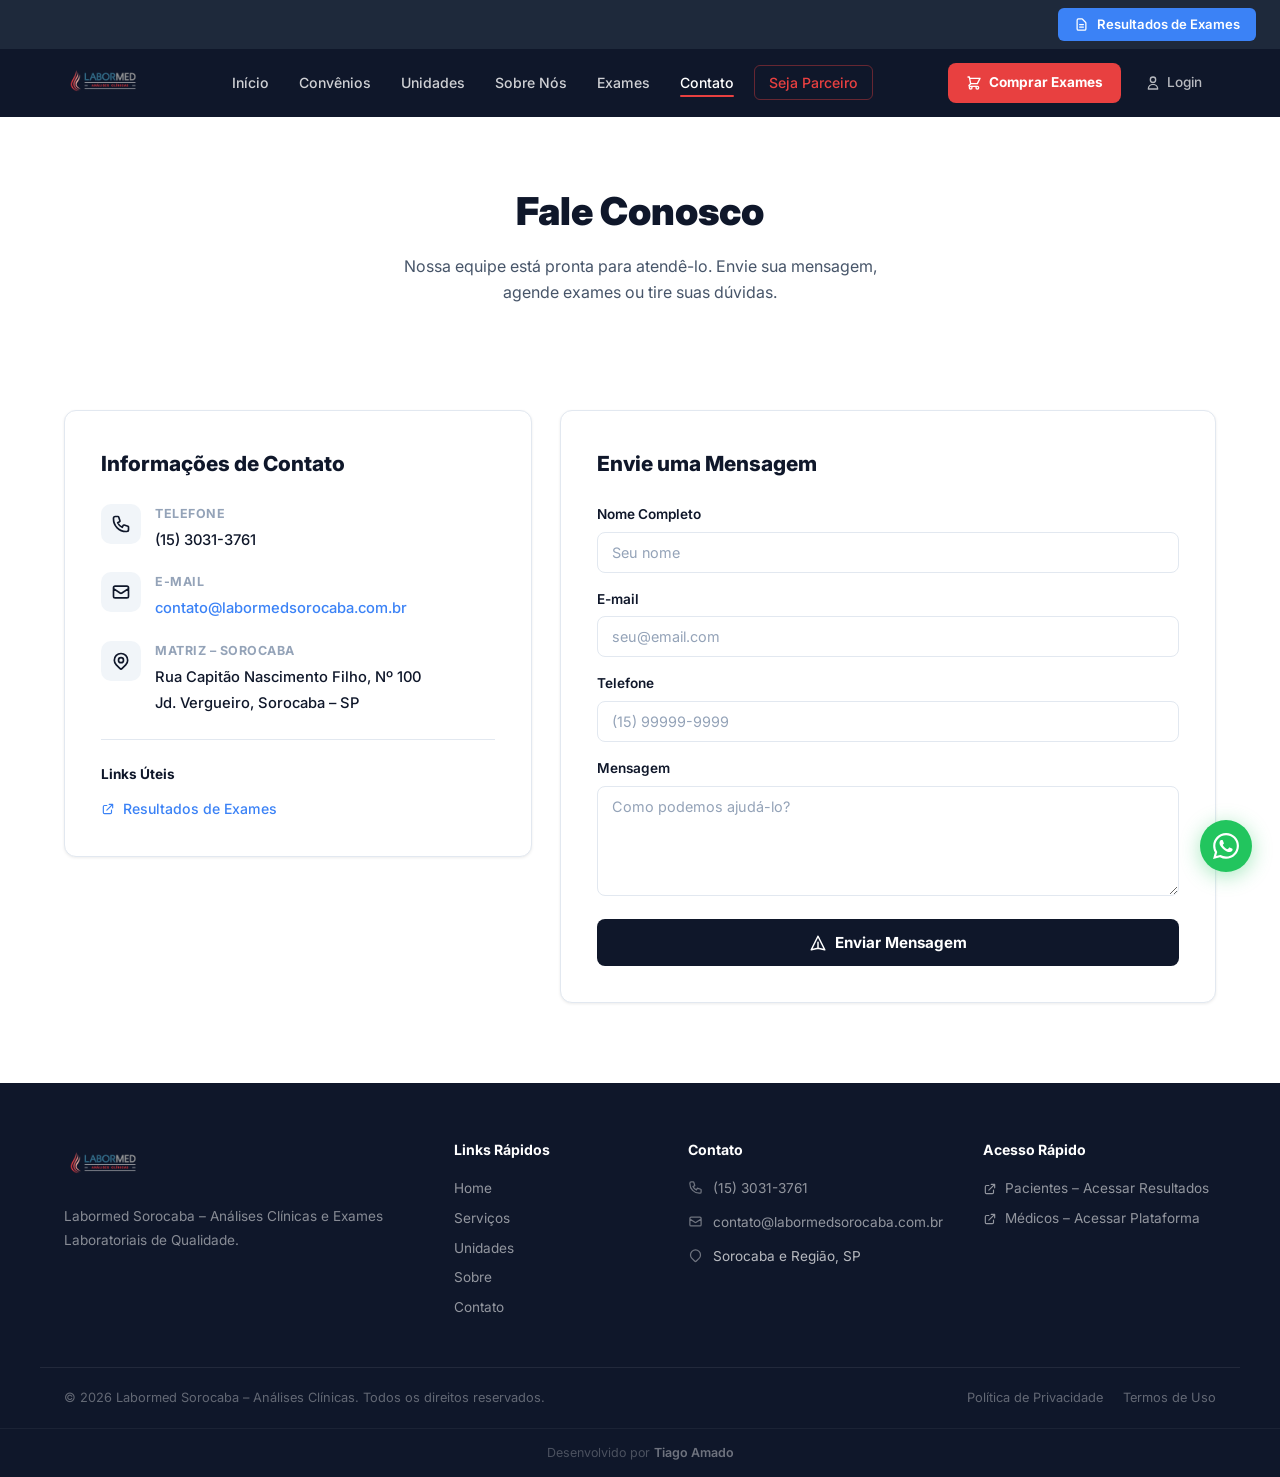
<file: contato.html>
<!DOCTYPE html>
<html lang="pt-BR">
<head>
  <meta charset="UTF-8" /><meta name="viewport" content="width=device-width, initial-scale=1.0" />
  <title>Contato – Labormed Sorocaba</title>
  <link rel="stylesheet" href="css/style.css" />
  <link href="https://fonts.googleapis.com/css2?family=Inter:wght@400;500;600;700;800;900&display=swap" rel="stylesheet" />
</head>
<body>
<div class="results-bar"><a href="resultados.html"><svg width="15" height="15" fill="none" viewBox="0 0 24 24" stroke="currentColor" stroke-width="2"><path stroke-linecap="round" stroke-linejoin="round" d="M9 12h6m-6 4h6m2 5H7a2 2 0 01-2-2V5a2 2 0 012-2h5.586a1 1 0 01.707.293l5.414 5.414a1 1 0 01.293.707V19a2 2 0 01-2 2z"/></svg>Resultados de Exames</a></div>
<header>
  <div class="navbar">
    <a href="index.html" class="logo"><img src="images/logo_labormed_png.png" alt="Labormed Sorocaba" class="logo-img" /></a>
    <nav id="main-nav"><ul><li><a href="index.html">Início</a></li><li><a href="convenios.html">Convênios</a></li><li><a href="index.html#unidades">Unidades</a></li><li><a href="index.html#sobre">Sobre Nós</a></li><li><a href="exames.html">Exames</a></li><li><a href="contato.html" class="active">Contato</a></li><li><a href="parceiros.html" class="nav-parceiro">Seja Parceiro</a></li></ul></nav>
    <div class="nav-actions"><a href="comprar-exames.html" class="btn-comprar"><svg width="16" height="16" fill="none" viewBox="0 0 24 24" stroke="currentColor" stroke-width="2"><path stroke-linecap="round" stroke-linejoin="round" d="M3 3h2l.4 2M7 13h10l4-8H5.4M7 13L5.4 5M7 13l-2.293 2.293c-.63.63-.184 1.707.707 1.707H17m0 0a2 2 0 100 4 2 2 0 000-4zm-8 2a2 2 0 11-4 0 2 2 0 014 0z"/></svg>Comprar Exames</a><a href="medicos-e-clinicas.html" class="btn-login"><svg width="16" height="16" fill="none" viewBox="0 0 24 24" stroke="currentColor" stroke-width="2"><path stroke-linecap="round" stroke-linejoin="round" d="M16 7a4 4 0 11-8 0 4 4 0 018 0zM12 14a7 7 0 00-7 7h14a7 7 0 00-7-7z"/></svg>Login</a></div>
    <button class="menu-toggle"><span></span><span></span><span></span></button>
  </div>
</header>

<div class="page-header">
  <h1>Fale Conosco</h1>
  <p>Nossa equipe está pronta para atendê-lo. Envie sua mensagem, agende exames ou tire suas dúvidas.</p>
</div>

<div class="container">
  <div class="contato-layout">

    <div class="contato-info-card">
      <h3>Informações de Contato</h3>
      <div class="contato-item">
        <div class="contato-item-icon"><svg width="20" height="20" fill="none" viewBox="0 0 24 24" stroke="currentColor" stroke-width="2"><path stroke-linecap="round" stroke-linejoin="round" d="M3 5a2 2 0 012-2h3.28a1 1 0 01.948.684l1.498 4.493a1 1 0 01-.502 1.21l-2.257 1.13a11.042 11.042 0 005.516 5.516l1.13-2.257a1 1 0 011.21-.502l4.493 1.498a1 1 0 01.684.949V19a2 2 0 01-2 2h-1C9.716 21 3 14.284 3 6V5z"/></svg></div>
        <div><span class="contato-item-label">Telefone</span><span class="contato-item-val">(15) 3031-3761</span></div>
      </div>
      <div class="contato-item">
        <div class="contato-item-icon"><svg width="20" height="20" fill="none" viewBox="0 0 24 24" stroke="currentColor" stroke-width="2"><path stroke-linecap="round" stroke-linejoin="round" d="M3 8l7.89 5.26a2 2 0 002.22 0L21 8M5 19h14a2 2 0 002-2V7a2 2 0 00-2-2H5a2 2 0 00-2 2v10a2 2 0 002 2z"/></svg></div>
        <div><span class="contato-item-label">E-mail</span><span class="contato-item-val"><a href="mailto:contato@labormedsorocaba.com.br">contato@labormedsorocaba.com.br</a></span></div>
      </div>
      <div class="contato-item">
        <div class="contato-item-icon"><svg width="20" height="20" fill="none" viewBox="0 0 24 24" stroke="currentColor" stroke-width="2"><path stroke-linecap="round" stroke-linejoin="round" d="M17.657 16.657L13.414 20.9a2 2 0 01-2.827 0l-4.244-4.243a8 8 0 1111.314 0z"/><path stroke-linecap="round" stroke-linejoin="round" d="M15 11a3 3 0 11-6 0 3 3 0 016 0z"/></svg></div>
        <div><span class="contato-item-label">Matriz – Sorocaba</span><span class="contato-item-val">Rua Capitão Nascimento Filho, Nº 100<br>Jd. Vergueiro, Sorocaba – SP</span></div>
      </div>
      <div class="contato-divider"></div>
      <div class="links-uteis">
        <h4>Links Úteis</h4>
        <a class="link-util" href="resultados.html">
          <svg width="14" height="14" fill="none" viewBox="0 0 24 24" stroke="currentColor" stroke-width="2"><path stroke-linecap="round" stroke-linejoin="round" d="M10 6H6a2 2 0 00-2 2v10a2 2 0 002 2h10a2 2 0 002-2v-4M14 4h6m0 0v6m0-6L10 14"/></svg>
          Resultados de Exames
        </a>
      </div>
    </div>

    <div class="contato-form-card">
      <h3>Envie uma Mensagem</h3>
      <form id="contactForm" novalidate>
        <div class="form-group"><label class="form-label">Nome Completo</label><input type="text" class="form-input" placeholder="Seu nome" required /></div>
        <div class="form-group"><label class="form-label">E-mail</label><input type="email" class="form-input" placeholder="seu@email.com" required /></div>
        <div class="form-group"><label class="form-label">Telefone</label><input type="tel" class="form-input" placeholder="(15) 99999-9999" /></div>
        <div class="form-group"><label class="form-label">Mensagem</label><textarea class="form-input" placeholder="Como podemos ajudá-lo?" rows="5" required></textarea></div>
        <button type="submit" class="btn-enviar">
          <svg width="18" height="18" fill="none" viewBox="0 0 24 24" stroke="currentColor" stroke-width="2"><path stroke-linecap="round" stroke-linejoin="round" d="M12 19l9 2-9-18-9 18 9-2zm0 0v-8"/></svg>
          Enviar Mensagem
        </button>
      </form>
    </div>

  </div>
</div>

<footer>
  <div class="footer-grid">
    <div class="footer-brand"><a href="index.html" class="logo"><img src="images/logo_labormed_png.png" alt="Labormed Sorocaba" class="logo-img" /></a><p>Labormed Sorocaba – Análises Clínicas e Exames Laboratoriais de Qualidade.</p></div>
    <div class="footer-col"><h4>Links Rápidos</h4><div class="footer-links"><a href="index.html">Home</a><a href="index.html#sobre">Serviços</a><a href="index.html#unidades">Unidades</a><a href="index.html#sobre">Sobre</a><a href="contato.html">Contato</a></div></div>
    <div class="footer-col"><h4>Contato</h4><div class="footer-contact-item"><svg width="15" height="15" fill="none" viewBox="0 0 24 24" stroke="currentColor" stroke-width="2"><path stroke-linecap="round" stroke-linejoin="round" d="M3 5a2 2 0 012-2h3.28a1 1 0 01.948.684l1.498 4.493a1 1 0 01-.502 1.21l-2.257 1.13a11.042 11.042 0 005.516 5.516l1.13-2.257a1 1 0 011.21-.502l4.493 1.498a1 1 0 01.684.949V19a2 2 0 01-2 2h-1C9.716 21 3 14.284 3 6V5z"/></svg><a href="tel:+551530313761">(15) 3031-3761</a></div><div class="footer-contact-item"><svg width="15" height="15" fill="none" viewBox="0 0 24 24" stroke="currentColor" stroke-width="2"><path stroke-linecap="round" stroke-linejoin="round" d="M3 8l7.89 5.26a2 2 0 002.22 0L21 8M5 19h14a2 2 0 002-2V7a2 2 0 00-2-2H5a2 2 0 00-2 2v10a2 2 0 002 2z"/></svg><a href="mailto:contato@labormedsorocaba.com.br">contato@labormedsorocaba.com.br</a></div><div class="footer-contact-item"><svg width="15" height="15" fill="none" viewBox="0 0 24 24" stroke="currentColor" stroke-width="2"><path stroke-linecap="round" stroke-linejoin="round" d="M17.657 16.657L13.414 20.9a2 2 0 01-2.827 0l-4.244-4.243a8 8 0 1111.314 0z"/></svg><span>Sorocaba e Região, SP</span></div></div>
    <div class="footer-col"><h4>Acesso Rápido</h4><div class="footer-access"><a href="resultados.html"><svg width="14" height="14" fill="none" viewBox="0 0 24 24" stroke="currentColor" stroke-width="2"><path stroke-linecap="round" stroke-linejoin="round" d="M10 6H6a2 2 0 00-2 2v10a2 2 0 002 2h10a2 2 0 002-2v-4M14 4h6m0 0v6m0-6L10 14"/></svg>Pacientes – Acessar Resultados</a><a href="medicos-e-clinicas.html"><svg width="14" height="14" fill="none" viewBox="0 0 24 24" stroke="currentColor" stroke-width="2"><path stroke-linecap="round" stroke-linejoin="round" d="M10 6H6a2 2 0 00-2 2v10a2 2 0 002 2h10a2 2 0 002-2v-4M14 4h6m0 0v6m0-6L10 14"/></svg>Médicos – Acessar Plataforma</a></div></div>
  </div>
  <div class="footer-bottom"><span>© 2026 Labormed Sorocaba – Análises Clínicas. Todos os direitos reservados.</span><div class="footer-bottom-right"><a href="#">Política de Privacidade</a><a href="#">Termos de Uso</a></div></div>
  <div class="footer-dev">Desenvolvido por <a href="#">Tiago Amado</a></div>
</footer>
<a href="https://wa.me/5515930313761" target="_blank" rel="noopener" class="whatsapp-float"><svg width="26" height="26" fill="white" viewBox="0 0 24 24"><path d="M17.472 14.382c-.297-.149-1.758-.867-2.03-.967-.273-.099-.471-.148-.67.15-.197.297-.767.966-.94 1.164-.173.199-.347.223-.644.075-.297-.15-1.255-.463-2.39-1.475-.883-.788-1.48-1.761-1.653-2.059-.173-.297-.018-.458.13-.606.134-.133.298-.347.446-.52.149-.174.198-.298.298-.497.099-.198.05-.371-.025-.52-.075-.149-.669-1.612-.916-2.207-.242-.579-.487-.5-.669-.51-.173-.008-.371-.01-.57-.01-.198 0-.52.074-.792.372-.272.297-1.04 1.016-1.04 2.479 0 1.462 1.065 2.875 1.213 3.074.149.198 2.096 3.2 5.077 4.487.709.306 1.262.489 1.694.625.712.227 1.36.195 1.871.118.571-.085 1.758-.719 2.006-1.413.248-.694.248-1.289.173-1.413-.074-.124-.272-.198-.57-.347m-5.421 7.403h-.004a9.87 9.87 0 01-5.031-1.378l-.361-.214-3.741.982.998-3.648-.235-.374a9.86 9.86 0 01-1.51-5.26c.001-5.45 4.436-9.884 9.888-9.884 2.64 0 5.122 1.03 6.988 2.898a9.825 9.825 0 012.893 6.994c-.003 5.45-4.437 9.884-9.885 9.884m8.413-18.297A11.815 11.815 0 0012.05 0C5.495 0 .16 5.335.157 11.892c0 2.096.547 4.142 1.588 5.945L.057 24l6.305-1.654a11.882 11.882 0 005.683 1.448h.005c6.554 0 11.89-5.335 11.893-11.893a11.821 11.821 0 00-3.48-8.413z"/></svg></a>
<script src="js/main.js"></script>
</body>
</html>
</file>
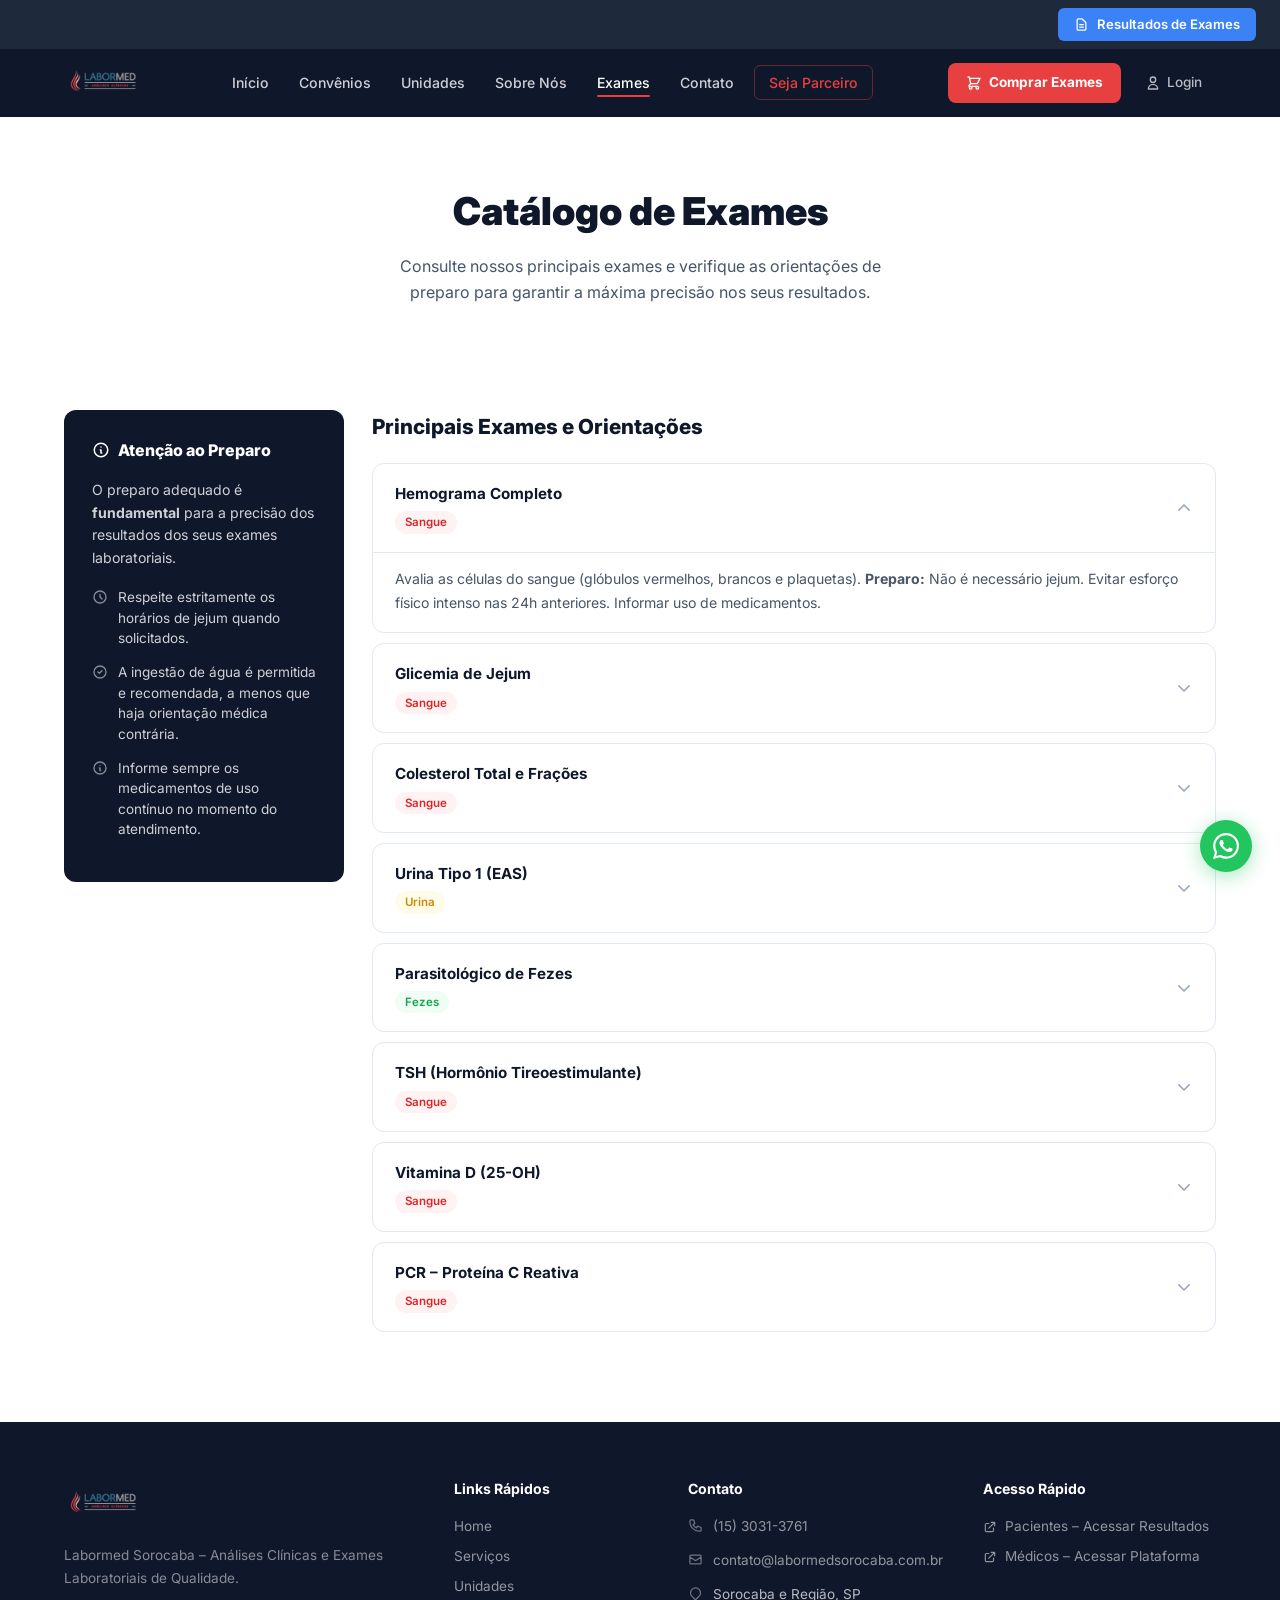
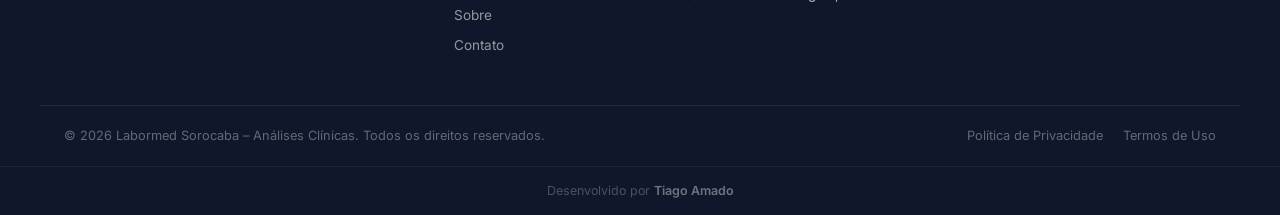
<file: exames.html>
<!DOCTYPE html>
<html lang="pt-BR">
<head>
  <meta charset="UTF-8" /><meta name="viewport" content="width=device-width, initial-scale=1.0" />
  <title>Catálogo de Exames – Labormed Sorocaba</title>
  <link rel="stylesheet" href="css/style.css" />
  <link href="https://fonts.googleapis.com/css2?family=Inter:wght@400;500;600;700;800;900&display=swap" rel="stylesheet" />
</head>
<body>
<div class="results-bar"><a href="resultados.html"><svg width="15" height="15" fill="none" viewBox="0 0 24 24" stroke="currentColor" stroke-width="2"><path stroke-linecap="round" stroke-linejoin="round" d="M9 12h6m-6 4h6m2 5H7a2 2 0 01-2-2V5a2 2 0 012-2h5.586a1 1 0 01.707.293l5.414 5.414a1 1 0 01.293.707V19a2 2 0 01-2 2z"/></svg>Resultados de Exames</a></div>
<header>
  <div class="navbar">
    <a href="index.html" class="logo"><img src="images/logo_labormed_png.png" alt="Labormed Sorocaba" class="logo-img" /></a>
    <nav id="main-nav"><ul><li><a href="index.html">Início</a></li><li><a href="convenios.html">Convênios</a></li><li><a href="index.html#unidades">Unidades</a></li><li><a href="index.html#sobre">Sobre Nós</a></li><li><a href="exames.html" class="active">Exames</a></li><li><a href="contato.html">Contato</a></li><li><a href="parceiros.html" class="nav-parceiro">Seja Parceiro</a></li></ul></nav>
    <div class="nav-actions"><a href="comprar-exames.html" class="btn-comprar"><svg width="16" height="16" fill="none" viewBox="0 0 24 24" stroke="currentColor" stroke-width="2"><path stroke-linecap="round" stroke-linejoin="round" d="M3 3h2l.4 2M7 13h10l4-8H5.4M7 13L5.4 5M7 13l-2.293 2.293c-.63.63-.184 1.707.707 1.707H17m0 0a2 2 0 100 4 2 2 0 000-4zm-8 2a2 2 0 11-4 0 2 2 0 014 0z"/></svg>Comprar Exames</a><a href="medicos-e-clinicas.html" class="btn-login"><svg width="16" height="16" fill="none" viewBox="0 0 24 24" stroke="currentColor" stroke-width="2"><path stroke-linecap="round" stroke-linejoin="round" d="M16 7a4 4 0 11-8 0 4 4 0 018 0zM12 14a7 7 0 00-7 7h14a7 7 0 00-7-7z"/></svg>Login</a></div>
    <button class="menu-toggle"><span></span><span></span><span></span></button>
  </div>
</header>

<div class="page-header">
  <h1>Catálogo de Exames</h1>
  <p>Consulte nossos principais exames e verifique as orientações de preparo para garantir a máxima precisão nos seus resultados.</p>
</div>

<div class="container">
  <div class="exames-layout">

    <div class="exames-atencao">
      <h3>
        <svg width="18" height="18" fill="none" viewBox="0 0 24 24" stroke="currentColor" stroke-width="2"><path stroke-linecap="round" stroke-linejoin="round" d="M13 16h-1v-4h-1m1-4h.01M21 12a9 9 0 11-18 0 9 9 0 0118 0z"/></svg>
        Atenção ao Preparo
      </h3>
      <p style="font-size:0.88rem;color:rgba(255,255,255,0.8);margin-bottom:18px;line-height:1.6;">O preparo adequado é <strong>fundamental</strong> para a precisão dos resultados dos seus exames laboratoriais.</p>
      <div class="atencao-item">
        <svg width="16" height="16" fill="none" viewBox="0 0 24 24" stroke="currentColor" stroke-width="2"><path stroke-linecap="round" stroke-linejoin="round" d="M12 8v4l3 3m6-3a9 9 0 11-18 0 9 9 0 0118 0z"/></svg>
        Respeite estritamente os horários de jejum quando solicitados.
      </div>
      <div class="atencao-item">
        <svg width="16" height="16" fill="none" viewBox="0 0 24 24" stroke="currentColor" stroke-width="2"><path stroke-linecap="round" stroke-linejoin="round" d="M9 12l2 2 4-4m6 2a9 9 0 11-18 0 9 9 0 0118 0z"/></svg>
        A ingestão de água é permitida e recomendada, a menos que haja orientação médica contrária.
      </div>
      <div class="atencao-item">
        <svg width="16" height="16" fill="none" viewBox="0 0 24 24" stroke="currentColor" stroke-width="2"><path stroke-linecap="round" stroke-linejoin="round" d="M13 16h-1v-4h-1m1-4h.01M21 12a9 9 0 11-18 0 9 9 0 0118 0z"/></svg>
        Informe sempre os medicamentos de uso contínuo no momento do atendimento.
      </div>
    </div>

    <div class="exames-list-panel">
      <h2>Principais Exames e Orientações</h2>

      <div class="exame-accordion open">
        <div class="exame-header">
          <div class="exame-header-left"><span class="exame-name">Hemograma Completo</span><span class="exame-tag sangue">Sangue</span></div>
          <svg width="18" height="18" fill="none" viewBox="0 0 24 24" stroke="currentColor" stroke-width="2"><path stroke-linecap="round" stroke-linejoin="round" d="M19 9l-7 7-7-7"/></svg>
        </div>
        <div class="exame-body">Avalia as células do sangue (glóbulos vermelhos, brancos e plaquetas). <strong>Preparo:</strong> Não é necessário jejum. Evitar esforço físico intenso nas 24h anteriores. Informar uso de medicamentos.</div>
      </div>

      <div class="exame-accordion">
        <div class="exame-header">
          <div class="exame-header-left"><span class="exame-name">Glicemia de Jejum</span><span class="exame-tag sangue">Sangue</span></div>
          <svg width="18" height="18" fill="none" viewBox="0 0 24 24" stroke="currentColor" stroke-width="2"><path stroke-linecap="round" stroke-linejoin="round" d="M19 9l-7 7-7-7"/></svg>
        </div>
        <div class="exame-body">Mede a concentração de glicose no sangue. <strong>Preparo:</strong> Jejum de 8 a 12 horas. Apenas água é permitida durante o período de jejum. Não fumar antes do exame.</div>
      </div>

      <div class="exame-accordion">
        <div class="exame-header">
          <div class="exame-header-left"><span class="exame-name">Colesterol Total e Frações</span><span class="exame-tag sangue">Sangue</span></div>
          <svg width="18" height="18" fill="none" viewBox="0 0 24 24" stroke="currentColor" stroke-width="2"><path stroke-linecap="round" stroke-linejoin="round" d="M19 9l-7 7-7-7"/></svg>
        </div>
        <div class="exame-body">Avalia os níveis de colesterol total, HDL, LDL e triglicerídeos. <strong>Preparo:</strong> Jejum de 12 horas. Evitar consumo de álcool por 72h e refeições gordurosas nas 24h anteriores.</div>
      </div>

      <div class="exame-accordion">
        <div class="exame-header">
          <div class="exame-header-left"><span class="exame-name">Urina Tipo 1 (EAS)</span><span class="exame-tag urina">Urina</span></div>
          <svg width="18" height="18" fill="none" viewBox="0 0 24 24" stroke="currentColor" stroke-width="2"><path stroke-linecap="round" stroke-linejoin="round" d="M19 9l-7 7-7-7"/></svg>
        </div>
        <div class="exame-body">Análise física, química e microscópica da urina. <strong>Preparo:</strong> Coletar a primeira urina da manhã (jato médio). Higiene íntima prévia. Não é necessário jejum. Entregar no laboratório em até 2 horas.</div>
      </div>

      <div class="exame-accordion">
        <div class="exame-header">
          <div class="exame-header-left"><span class="exame-name">Parasitológico de Fezes</span><span class="exame-tag fezes">Fezes</span></div>
          <svg width="18" height="18" fill="none" viewBox="0 0 24 24" stroke="currentColor" stroke-width="2"><path stroke-linecap="round" stroke-linejoin="round" d="M19 9l-7 7-7-7"/></svg>
        </div>
        <div class="exame-body">Detecta parasitas intestinais. <strong>Preparo:</strong> Coletar amostras em 3 dias consecutivos. Não utilizar laxantes ou óleo mineral 72h antes. Evitar contaminação com urina ou água.</div>
      </div>

      <div class="exame-accordion">
        <div class="exame-header">
          <div class="exame-header-left"><span class="exame-name">TSH (Hormônio Tireoestimulante)</span><span class="exame-tag sangue">Sangue</span></div>
          <svg width="18" height="18" fill="none" viewBox="0 0 24 24" stroke="currentColor" stroke-width="2"><path stroke-linecap="round" stroke-linejoin="round" d="M19 9l-7 7-7-7"/></svg>
        </div>
        <div class="exame-body">Avalia a função da tireoide. <strong>Preparo:</strong> Jejum de 4 horas (recomendado). Informar uso de medicamentos para tireoide. Recomendado coleta pela manhã para maior precisão.</div>
      </div>

      <div class="exame-accordion">
        <div class="exame-header">
          <div class="exame-header-left"><span class="exame-name">Vitamina D (25-OH)</span><span class="exame-tag sangue">Sangue</span></div>
          <svg width="18" height="18" fill="none" viewBox="0 0 24 24" stroke="currentColor" stroke-width="2"><path stroke-linecap="round" stroke-linejoin="round" d="M19 9l-7 7-7-7"/></svg>
        </div>
        <div class="exame-body">Mede o nível de vitamina D no organismo. <strong>Preparo:</strong> Jejum de 4 a 8 horas. Informar uso de suplementos de vitamina D ou cálcio.</div>
      </div>

      <div class="exame-accordion">
        <div class="exame-header">
          <div class="exame-header-left"><span class="exame-name">PCR – Proteína C Reativa</span><span class="exame-tag sangue">Sangue</span></div>
          <svg width="18" height="18" fill="none" viewBox="0 0 24 24" stroke="currentColor" stroke-width="2"><path stroke-linecap="round" stroke-linejoin="round" d="M19 9l-7 7-7-7"/></svg>
        </div>
        <div class="exame-body">Marcador de inflamação e infecção no organismo. <strong>Preparo:</strong> Jejum de 4 horas. Informar uso de anti-inflamatórios ou corticoides.</div>
      </div>

    </div>
  </div>
</div>

<footer>
  <div class="footer-grid">
    <div class="footer-brand"><a href="index.html" class="logo"><img src="images/logo_labormed_png.png" alt="Labormed Sorocaba" class="logo-img" /></a><p>Labormed Sorocaba – Análises Clínicas e Exames Laboratoriais de Qualidade.</p></div>
    <div class="footer-col"><h4>Links Rápidos</h4><div class="footer-links"><a href="index.html">Home</a><a href="index.html#sobre">Serviços</a><a href="index.html#unidades">Unidades</a><a href="index.html#sobre">Sobre</a><a href="contato.html">Contato</a></div></div>
    <div class="footer-col"><h4>Contato</h4><div class="footer-contact-item"><svg width="15" height="15" fill="none" viewBox="0 0 24 24" stroke="currentColor" stroke-width="2"><path stroke-linecap="round" stroke-linejoin="round" d="M3 5a2 2 0 012-2h3.28a1 1 0 01.948.684l1.498 4.493a1 1 0 01-.502 1.21l-2.257 1.13a11.042 11.042 0 005.516 5.516l1.13-2.257a1 1 0 011.21-.502l4.493 1.498a1 1 0 01.684.949V19a2 2 0 01-2 2h-1C9.716 21 3 14.284 3 6V5z"/></svg><a href="tel:+551530313761">(15) 3031-3761</a></div><div class="footer-contact-item"><svg width="15" height="15" fill="none" viewBox="0 0 24 24" stroke="currentColor" stroke-width="2"><path stroke-linecap="round" stroke-linejoin="round" d="M3 8l7.89 5.26a2 2 0 002.22 0L21 8M5 19h14a2 2 0 002-2V7a2 2 0 00-2-2H5a2 2 0 00-2 2v10a2 2 0 002 2z"/></svg><a href="mailto:contato@labormedsorocaba.com.br">contato@labormedsorocaba.com.br</a></div><div class="footer-contact-item"><svg width="15" height="15" fill="none" viewBox="0 0 24 24" stroke="currentColor" stroke-width="2"><path stroke-linecap="round" stroke-linejoin="round" d="M17.657 16.657L13.414 20.9a2 2 0 01-2.827 0l-4.244-4.243a8 8 0 1111.314 0z"/></svg><span>Sorocaba e Região, SP</span></div></div>
    <div class="footer-col"><h4>Acesso Rápido</h4><div class="footer-access"><a href="resultados.html"><svg width="14" height="14" fill="none" viewBox="0 0 24 24" stroke="currentColor" stroke-width="2"><path stroke-linecap="round" stroke-linejoin="round" d="M10 6H6a2 2 0 00-2 2v10a2 2 0 002 2h10a2 2 0 002-2v-4M14 4h6m0 0v6m0-6L10 14"/></svg>Pacientes – Acessar Resultados</a><a href="medicos-e-clinicas.html"><svg width="14" height="14" fill="none" viewBox="0 0 24 24" stroke="currentColor" stroke-width="2"><path stroke-linecap="round" stroke-linejoin="round" d="M10 6H6a2 2 0 00-2 2v10a2 2 0 002 2h10a2 2 0 002-2v-4M14 4h6m0 0v6m0-6L10 14"/></svg>Médicos – Acessar Plataforma</a></div></div>
  </div>
  <div class="footer-bottom"><span>© 2026 Labormed Sorocaba – Análises Clínicas. Todos os direitos reservados.</span><div class="footer-bottom-right"><a href="#">Política de Privacidade</a><a href="#">Termos de Uso</a></div></div>
  <div class="footer-dev">Desenvolvido por <a href="#">Tiago Amado</a></div>
</footer>
<a href="https://wa.me/5515930313761" target="_blank" rel="noopener" class="whatsapp-float"><svg width="26" height="26" fill="white" viewBox="0 0 24 24"><path d="M17.472 14.382c-.297-.149-1.758-.867-2.03-.967-.273-.099-.471-.148-.67.15-.197.297-.767.966-.94 1.164-.173.199-.347.223-.644.075-.297-.15-1.255-.463-2.39-1.475-.883-.788-1.48-1.761-1.653-2.059-.173-.297-.018-.458.13-.606.134-.133.298-.347.446-.52.149-.174.198-.298.298-.497.099-.198.05-.371-.025-.52-.075-.149-.669-1.612-.916-2.207-.242-.579-.487-.5-.669-.51-.173-.008-.371-.01-.57-.01-.198 0-.52.074-.792.372-.272.297-1.04 1.016-1.04 2.479 0 1.462 1.065 2.875 1.213 3.074.149.198 2.096 3.2 5.077 4.487.709.306 1.262.489 1.694.625.712.227 1.36.195 1.871.118.571-.085 1.758-.719 2.006-1.413.248-.694.248-1.289.173-1.413-.074-.124-.272-.198-.57-.347m-5.421 7.403h-.004a9.87 9.87 0 01-5.031-1.378l-.361-.214-3.741.982.998-3.648-.235-.374a9.86 9.86 0 01-1.51-5.26c.001-5.45 4.436-9.884 9.888-9.884 2.64 0 5.122 1.03 6.988 2.898a9.825 9.825 0 012.893 6.994c-.003 5.45-4.437 9.884-9.885 9.884m8.413-18.297A11.815 11.815 0 0012.05 0C5.495 0 .16 5.335.157 11.892c0 2.096.547 4.142 1.588 5.945L.057 24l6.305-1.654a11.882 11.882 0 005.683 1.448h.005c6.554 0 11.89-5.335 11.893-11.893a11.821 11.821 0 00-3.48-8.413z"/></svg></a>
<script src="js/main.js"></script>
</body>
</html>
</file>
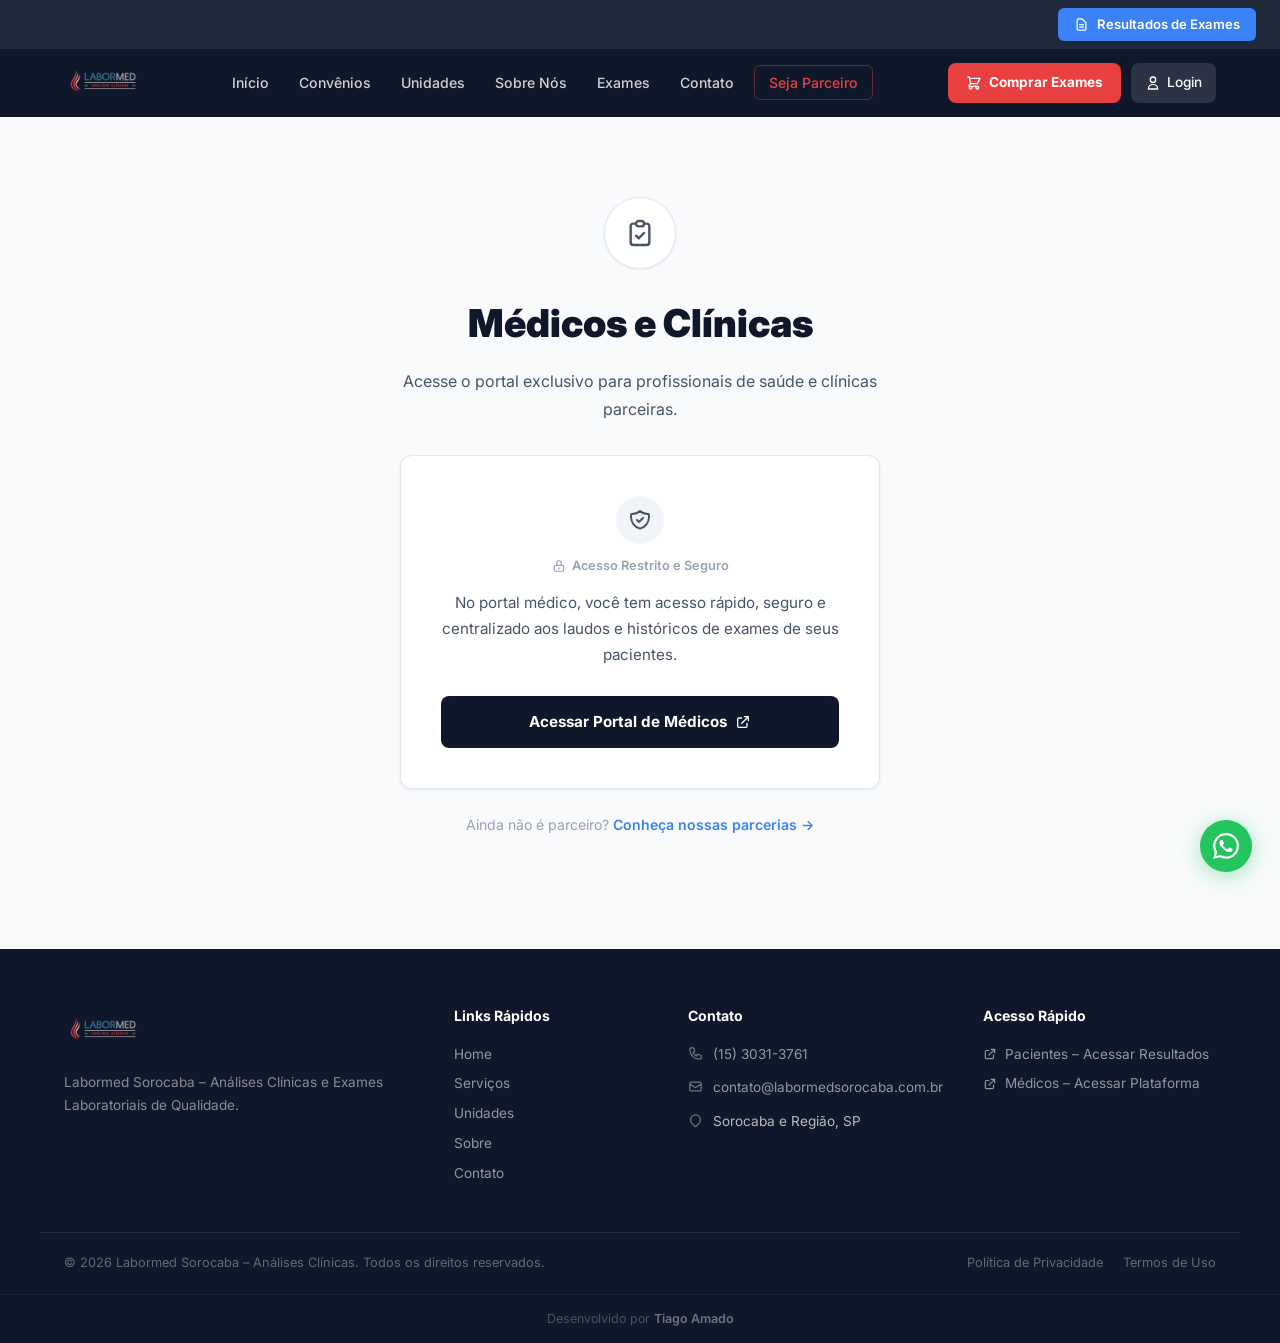
<file: medicos-e-clinicas.html>
<!DOCTYPE html>
<html lang="pt-BR">
<head>
  <meta charset="UTF-8" /><meta name="viewport" content="width=device-width, initial-scale=1.0" />
  <title>Médicos e Clínicas – Labormed Sorocaba</title>
  <link rel="stylesheet" href="css/style.css" />
  <link href="https://fonts.googleapis.com/css2?family=Inter:wght@400;500;600;700;800;900&display=swap" rel="stylesheet" />
</head>
<body>
<div class="results-bar"><a href="resultados.html"><svg width="15" height="15" fill="none" viewBox="0 0 24 24" stroke="currentColor" stroke-width="2"><path stroke-linecap="round" stroke-linejoin="round" d="M9 12h6m-6 4h6m2 5H7a2 2 0 01-2-2V5a2 2 0 012-2h5.586a1 1 0 01.707.293l5.414 5.414a1 1 0 01.293.707V19a2 2 0 01-2 2z"/></svg>Resultados de Exames</a></div>
<header>
  <div class="navbar">
    <a href="index.html" class="logo"><img src="images/logo_labormed_png.png" alt="Labormed Sorocaba" class="logo-img" /></a>
    <nav id="main-nav"><ul><li><a href="index.html">Início</a></li><li><a href="convenios.html">Convênios</a></li><li><a href="index.html#unidades">Unidades</a></li><li><a href="index.html#sobre">Sobre Nós</a></li><li><a href="exames.html">Exames</a></li><li><a href="contato.html">Contato</a></li><li><a href="parceiros.html" class="nav-parceiro">Seja Parceiro</a></li></ul></nav>
    <div class="nav-actions"><a href="comprar-exames.html" class="btn-comprar"><svg width="16" height="16" fill="none" viewBox="0 0 24 24" stroke="currentColor" stroke-width="2"><path stroke-linecap="round" stroke-linejoin="round" d="M3 3h2l.4 2M7 13h10l4-8H5.4M7 13L5.4 5M7 13l-2.293 2.293c-.63.63-.184 1.707.707 1.707H17m0 0a2 2 0 100 4 2 2 0 000-4zm-8 2a2 2 0 11-4 0 2 2 0 014 0z"/></svg>Comprar Exames</a><a href="medicos-e-clinicas.html" class="btn-login active" style="color:white;background:rgba(255,255,255,0.12)"><svg width="16" height="16" fill="none" viewBox="0 0 24 24" stroke="currentColor" stroke-width="2"><path stroke-linecap="round" stroke-linejoin="round" d="M16 7a4 4 0 11-8 0 4 4 0 018 0zM12 14a7 7 0 00-7 7h14a7 7 0 00-7-7z"/></svg>Login</a></div>
    <button class="menu-toggle"><span></span><span></span><span></span></button>
  </div>
</header>

<div class="page-center" style="background:#f8fafc;">
  <div class="page-center-inner">
    <div class="page-icon-circle">
      <svg width="32" height="32" fill="none" viewBox="0 0 24 24" stroke="#475569" stroke-width="1.8"><path stroke-linecap="round" stroke-linejoin="round" d="M9 5H7a2 2 0 00-2 2v12a2 2 0 002 2h10a2 2 0 002-2V7a2 2 0 00-2-2h-2M9 5a2 2 0 002 2h2a2 2 0 002-2M9 5a2 2 0 012-2h2a2 2 0 012 2m-6 9l2 2 4-4"/></svg>
    </div>
    <h1>Médicos e Clínicas</h1>
    <p>Acesse o portal exclusivo para profissionais de saúde e clínicas parceiras.</p>

    <div class="medicos-card">
      <div class="medicos-shield">
        <svg width="24" height="24" fill="none" viewBox="0 0 24 24" stroke="#475569" stroke-width="2"><path stroke-linecap="round" stroke-linejoin="round" d="M9 12l2 2 4-4m5.618-4.016A11.955 11.955 0 0112 2.944a11.955 11.955 0 01-8.618 3.04A12.02 12.02 0 003 9c0 5.591 3.824 10.29 9 11.622 5.176-1.332 9-6.03 9-11.622 0-1.042-.133-2.052-.382-3.016z"/></svg>
      </div>
      <div class="access-label">
        <svg width="14" height="14" fill="none" viewBox="0 0 24 24" stroke="currentColor" stroke-width="2"><path stroke-linecap="round" stroke-linejoin="round" d="M12 15v2m-6 4h12a2 2 0 002-2v-6a2 2 0 00-2-2H6a2 2 0 00-2 2v6a2 2 0 002 2zm10-10V7a4 4 0 00-8 0v4h8z"/></svg>
        Acesso Restrito e Seguro
      </div>
      <p>No portal médico, você tem acesso rápido, seguro e centralizado aos laudos e históricos de exames de seus pacientes.</p>
      <a href="#" class="btn-portal">
        Acessar Portal de Médicos
        <svg width="16" height="16" fill="none" viewBox="0 0 24 24" stroke="currentColor" stroke-width="2"><path stroke-linecap="round" stroke-linejoin="round" d="M10 6H6a2 2 0 00-2 2v10a2 2 0 002 2h10a2 2 0 002-2v-4M14 4h6m0 0v6m0-6L10 14"/></svg>
      </a>
    </div>

    <p style="margin-top:24px;font-size:0.88rem;color:#94a3b8;">Ainda não é parceiro? <a href="parceiros.html" style="color:#3b82f6;font-weight:600;">Conheça nossas parcerias →</a></p>
  </div>
</div>

<footer>
  <div class="footer-grid">
    <div class="footer-brand"><a href="index.html" class="logo"><img src="images/logo_labormed_png.png" alt="Labormed Sorocaba" class="logo-img" /></a><p>Labormed Sorocaba – Análises Clínicas e Exames Laboratoriais de Qualidade.</p></div>
    <div class="footer-col"><h4>Links Rápidos</h4><div class="footer-links"><a href="index.html">Home</a><a href="index.html#sobre">Serviços</a><a href="index.html#unidades">Unidades</a><a href="index.html#sobre">Sobre</a><a href="contato.html">Contato</a></div></div>
    <div class="footer-col"><h4>Contato</h4><div class="footer-contact-item"><svg width="15" height="15" fill="none" viewBox="0 0 24 24" stroke="currentColor" stroke-width="2"><path stroke-linecap="round" stroke-linejoin="round" d="M3 5a2 2 0 012-2h3.28a1 1 0 01.948.684l1.498 4.493a1 1 0 01-.502 1.21l-2.257 1.13a11.042 11.042 0 005.516 5.516l1.13-2.257a1 1 0 011.21-.502l4.493 1.498a1 1 0 01.684.949V19a2 2 0 01-2 2h-1C9.716 21 3 14.284 3 6V5z"/></svg><a href="tel:+551530313761">(15) 3031-3761</a></div><div class="footer-contact-item"><svg width="15" height="15" fill="none" viewBox="0 0 24 24" stroke="currentColor" stroke-width="2"><path stroke-linecap="round" stroke-linejoin="round" d="M3 8l7.89 5.26a2 2 0 002.22 0L21 8M5 19h14a2 2 0 002-2V7a2 2 0 00-2-2H5a2 2 0 00-2 2v10a2 2 0 002 2z"/></svg><a href="mailto:contato@labormedsorocaba.com.br">contato@labormedsorocaba.com.br</a></div><div class="footer-contact-item"><svg width="15" height="15" fill="none" viewBox="0 0 24 24" stroke="currentColor" stroke-width="2"><path stroke-linecap="round" stroke-linejoin="round" d="M17.657 16.657L13.414 20.9a2 2 0 01-2.827 0l-4.244-4.243a8 8 0 1111.314 0z"/></svg><span>Sorocaba e Região, SP</span></div></div>
    <div class="footer-col"><h4>Acesso Rápido</h4><div class="footer-access"><a href="resultados.html"><svg width="14" height="14" fill="none" viewBox="0 0 24 24" stroke="currentColor" stroke-width="2"><path stroke-linecap="round" stroke-linejoin="round" d="M10 6H6a2 2 0 00-2 2v10a2 2 0 002 2h10a2 2 0 002-2v-4M14 4h6m0 0v6m0-6L10 14"/></svg>Pacientes – Acessar Resultados</a><a href="medicos-e-clinicas.html"><svg width="14" height="14" fill="none" viewBox="0 0 24 24" stroke="currentColor" stroke-width="2"><path stroke-linecap="round" stroke-linejoin="round" d="M10 6H6a2 2 0 00-2 2v10a2 2 0 002 2h10a2 2 0 002-2v-4M14 4h6m0 0v6m0-6L10 14"/></svg>Médicos – Acessar Plataforma</a></div></div>
  </div>
  <div class="footer-bottom"><span>© 2026 Labormed Sorocaba – Análises Clínicas. Todos os direitos reservados.</span><div class="footer-bottom-right"><a href="#">Política de Privacidade</a><a href="#">Termos de Uso</a></div></div>
  <div class="footer-dev">Desenvolvido por <a href="#">Tiago Amado</a></div>
</footer>
<a href="https://wa.me/5515930313761" target="_blank" rel="noopener" class="whatsapp-float"><svg width="26" height="26" fill="white" viewBox="0 0 24 24"><path d="M17.472 14.382c-.297-.149-1.758-.867-2.03-.967-.273-.099-.471-.148-.67.15-.197.297-.767.966-.94 1.164-.173.199-.347.223-.644.075-.297-.15-1.255-.463-2.39-1.475-.883-.788-1.48-1.761-1.653-2.059-.173-.297-.018-.458.13-.606.134-.133.298-.347.446-.52.149-.174.198-.298.298-.497.099-.198.05-.371-.025-.52-.075-.149-.669-1.612-.916-2.207-.242-.579-.487-.5-.669-.51-.173-.008-.371-.01-.57-.01-.198 0-.52.074-.792.372-.272.297-1.04 1.016-1.04 2.479 0 1.462 1.065 2.875 1.213 3.074.149.198 2.096 3.2 5.077 4.487.709.306 1.262.489 1.694.625.712.227 1.36.195 1.871.118.571-.085 1.758-.719 2.006-1.413.248-.694.248-1.289.173-1.413-.074-.124-.272-.198-.57-.347m-5.421 7.403h-.004a9.87 9.87 0 01-5.031-1.378l-.361-.214-3.741.982.998-3.648-.235-.374a9.86 9.86 0 01-1.51-5.26c.001-5.45 4.436-9.884 9.888-9.884 2.64 0 5.122 1.03 6.988 2.898a9.825 9.825 0 012.893 6.994c-.003 5.45-4.437 9.884-9.885 9.884m8.413-18.297A11.815 11.815 0 0012.05 0C5.495 0 .16 5.335.157 11.892c0 2.096.547 4.142 1.588 5.945L.057 24l6.305-1.654a11.882 11.882 0 005.683 1.448h.005c6.554 0 11.89-5.335 11.893-11.893a11.821 11.821 0 00-3.48-8.413z"/></svg></a>
<script src="js/main.js"></script>
</body>
</html>
</file>
<file: css/style.css>
/* ===== RESET & BASE ===== */
*, *::before, *::after { box-sizing: border-box; margin: 0; padding: 0; }

:root {
  --navy:       #0f172a;
  --navy-mid:   #1e293b;
  --navy-light: #334155;
  --red:        #e84040;
  --red-dark:   #c53030;
  --blue:       #3b82f6;
  --blue-dark:  #2563eb;
  --green:      #22c55e;
  --green-dark: #16a34a;
  --white:      #ffffff;
  --gray-50:    #f8fafc;
  --gray-100:   #f1f5f9;
  --gray-200:   #e2e8f0;
  --gray-400:   #94a3b8;
  --gray-600:   #475569;
  --gray-800:   #1e293b;
  --shadow-sm:  0 1px 3px rgba(0,0,0,0.08);
  --shadow:     0 4px 16px rgba(0,0,0,0.10);
  --shadow-lg:  0 8px 32px rgba(0,0,0,0.14);
  --radius:     12px;
  --radius-sm:  8px;
  --t:          0.25s ease;
}

html { scroll-behavior: smooth; }
body { font-family: 'Inter', 'Segoe UI', system-ui, sans-serif; color: var(--navy); background: var(--white); line-height: 1.6; }
a { text-decoration: none; color: inherit; }
img { max-width: 100%; display: block; }
ul { list-style: none; }

/* ===== RESULTS BAR ===== */
.results-bar {
  background: var(--navy-mid);
  display: flex;
  justify-content: flex-end;
  padding: 8px 24px;
}
.results-bar a {
  display: inline-flex;
  align-items: center;
  gap: 8px;
  background: var(--blue);
  color: var(--white);
  font-size: 0.82rem;
  font-weight: 600;
  padding: 6px 16px;
  border-radius: 6px;
  transition: background var(--t);
}
.results-bar a:hover { background: var(--blue-dark); }

/* ===== HEADER ===== */
header {
  background: var(--navy);
  position: sticky;
  top: 0;
  z-index: 999;
}
.navbar {
  max-width: 1200px;
  margin: 0 auto;
  padding: 0 24px;
  height: 68px;
  display: flex;
  align-items: center;
  justify-content: space-between;
  gap: 24px;
}

/* Logo */
.logo { display: flex; align-items: center; gap: 12px; flex-shrink: 0; }
.logo-img { height: 52px; width: auto; display: block; object-fit: contain; }
.logo-mark {
  display: flex;
  align-items: center;
  gap: 8px;
}
.logo-icon-wrap {
  width: 42px;
  height: 42px;
  position: relative;
}
.logo-dna {
  width: 42px;
  height: 42px;
}
.logo-text-wrap { display: flex; flex-direction: column; }
.logo-name {
  font-size: 1.5rem;
  font-weight: 900;
  color: var(--red);
  letter-spacing: -0.5px;
  line-height: 1;
  font-style: italic;
}
.logo-sub {
  font-size: 0.6rem;
  color: rgba(255,255,255,0.5);
  letter-spacing: 1.5px;
  text-transform: uppercase;
  font-weight: 500;
}

/* Nav */
nav ul { display: flex; align-items: center; gap: 2px; }
nav ul li a {
  padding: 8px 14px;
  font-size: 0.88rem;
  font-weight: 500;
  color: rgba(255,255,255,0.8);
  border-radius: var(--radius-sm);
  transition: all var(--t);
  white-space: nowrap;
  position: relative;
}
nav ul li a:hover { color: var(--white); background: rgba(255,255,255,0.08); }
nav ul li a.active { color: var(--white); }
nav ul li a.active::after {
  content: '';
  position: absolute;
  bottom: 2px;
  left: 14px;
  right: 14px;
  height: 2px;
  background: var(--red);
  border-radius: 2px;
}

.nav-parceiro {
  color: var(--red) !important;
  border: 1px solid rgba(232,64,64,0.4);
  border-radius: 6px;
  margin-left: 4px;
}
.nav-parceiro:hover { background: rgba(232,64,64,0.12) !important; border-color: var(--red); }
.nav-parceiro.active { color: var(--white) !important; background: var(--red) !important; border-color: var(--red); }
.nav-parceiro.active::after { display: none; }

/* Nav actions */
.nav-actions { display: flex; align-items: center; gap: 10px; flex-shrink: 0; }
.btn-comprar {
  display: inline-flex;
  align-items: center;
  gap: 7px;
  background: var(--red);
  color: var(--white);
  padding: 9px 18px;
  border-radius: var(--radius-sm);
  font-size: 0.85rem;
  font-weight: 700;
  transition: background var(--t);
  white-space: nowrap;
}
.btn-comprar:hover { background: var(--red-dark); }
.btn-login {
  display: inline-flex;
  align-items: center;
  gap: 6px;
  color: rgba(255,255,255,0.7);
  font-size: 0.85rem;
  font-weight: 500;
  padding: 9px 14px;
  border-radius: var(--radius-sm);
  transition: all var(--t);
}
.btn-login:hover { color: var(--white); background: rgba(255,255,255,0.08); }

/* Mobile toggle */
.menu-toggle {
  display: none;
  flex-direction: column;
  gap: 5px;
  cursor: pointer;
  background: none;
  border: none;
  padding: 4px;
}
.menu-toggle span {
  width: 24px;
  height: 2px;
  background: rgba(255,255,255,0.8);
  border-radius: 2px;
  transition: var(--t);
}

/* ===== HERO ===== */
.hero {
  position: relative;
  min-height: 500px;
  display: flex;
  align-items: flex-end;
  overflow: hidden;
  background: var(--navy);
}
.hero-img {
  position: absolute;
  inset: 0;
  width: 100%;
  height: 100%;
  object-fit: cover;
  opacity: 0.55;
}
.hero-gradient {
  position: absolute;
  inset: 0;
  background: linear-gradient(to right, rgba(15,23,42,0.85) 40%, rgba(15,23,42,0.2) 100%);
}
.hero-inner {
  position: relative;
  width: 100%;
  max-width: 1200px;
  margin: 0 auto;
  padding: 80px 24px;
  z-index: 1;
  color: var(--white);
}
.hero-inner h1 {
  font-size: 3.2rem;
  font-weight: 900;
  line-height: 1.1;
  margin-bottom: 12px;
  max-width: 560px;
}
.hero-inner p {
  font-size: 1.1rem;
  color: rgba(255,255,255,0.85);
  margin-bottom: 28px;
  max-width: 420px;
}
.btn-agendar {
  display: inline-flex;
  align-items: center;
  gap: 8px;
  background: var(--red);
  color: var(--white);
  padding: 13px 28px;
  border-radius: var(--radius-sm);
  font-size: 1rem;
  font-weight: 700;
  transition: background var(--t);
}
.btn-agendar:hover { background: var(--red-dark); }

/* ===== CONVENIOS ===== */
.convenios-section {
  padding: 56px 0;
  background: var(--white);
}
.section-title {
  text-align: center;
  font-size: 1.8rem;
  font-weight: 800;
  color: var(--navy);
  margin-bottom: 36px;
}
.section-subtitle {
  text-align: center;
  font-size: 1rem;
  color: var(--gray-600);
  max-width: 520px;
  margin: -20px auto 36px;
}
.convenios-track {
  display: flex;
  align-items: center;
  justify-content: center;
  gap: 40px;
  flex-wrap: wrap;
  padding: 0 24px;
}
.convenio-logo {
  height: 36px;
  object-fit: contain;
  filter: grayscale(0.3);
  opacity: 0.8;
  transition: var(--t);
}
.convenio-logo:hover { filter: grayscale(0); opacity: 1; }
.convenio-placeholder {
  height: 36px;
  display: flex;
  align-items: center;
  padding: 0 16px;
  background: var(--gray-100);
  border-radius: 6px;
  font-size: 0.85rem;
  font-weight: 700;
  color: var(--gray-600);
  border: 1px solid var(--gray-200);
  white-space: nowrap;
}

/* ===== UNIDADES ===== */
.units-section {
  padding: 72px 0;
  background: var(--gray-50);
}
.container { max-width: 1200px; margin: 0 auto; padding: 0 24px; }
.units-grid { display: grid; grid-template-columns: repeat(3, 1fr); gap: 24px; }
.unit-card {
  background: var(--white);
  border-radius: var(--radius);
  overflow: hidden;
  box-shadow: var(--shadow-sm);
  border: 1px solid var(--gray-200);
  transition: var(--t);
}
.unit-card:hover { box-shadow: var(--shadow); transform: translateY(-3px); }
.unit-card-header {
  background: var(--navy);
  padding: 16px 20px;
  color: var(--white);
  font-size: 0.95rem;
  font-weight: 700;
  display: flex;
  align-items: center;
  gap: 8px;
}
.unit-card-header svg { color: rgba(255,255,255,0.6); flex-shrink: 0; }
.unit-card-body { padding: 20px; }
.unit-info-row {
  display: flex;
  align-items: flex-start;
  gap: 10px;
  margin-bottom: 12px;
}
.unit-info-row svg { color: var(--red); flex-shrink: 0; margin-top: 2px; }
.unit-info-label { font-size: 0.75rem; font-weight: 700; color: var(--gray-400); text-transform: uppercase; letter-spacing: 0.5px; display: block; margin-bottom: 2px; }
.unit-info-val { font-size: 0.85rem; color: var(--navy-light); line-height: 1.5; }
.unit-divider { height: 1px; background: var(--gray-200); margin: 14px 0; }
.btn-como-chegar {
  display: flex;
  align-items: center;
  justify-content: center;
  gap: 7px;
  width: 100%;
  padding: 10px;
  background: var(--red);
  color: var(--white);
  border-radius: var(--radius-sm);
  font-size: 0.85rem;
  font-weight: 700;
  transition: background var(--t);
  margin-top: 16px;
}
.btn-como-chegar:hover { background: var(--red-dark); }

/* ===== SOBRE ===== */
.sobre-section { padding: 80px 0; background: var(--white); }
.sobre-grid { display: grid; grid-template-columns: 1fr 1fr; gap: 64px; align-items: center; }
.sobre-content h2 { font-size: 2rem; font-weight: 800; color: var(--navy); margin-bottom: 20px; line-height: 1.2; }
.sobre-content p { color: var(--gray-600); line-height: 1.8; margin-bottom: 14px; font-size: 0.95rem; }
.sobre-img {
  width: 100%;
  height: 420px;
  object-fit: cover;
  border-radius: var(--radius);
}

/* ===== DEPOIMENTOS ===== */
.depoimentos-section { padding: 72px 0; background: var(--gray-50); }
.depoimentos-grid { display: grid; grid-template-columns: repeat(3, 1fr); gap: 24px; }
.depoimento-card {
  background: var(--white);
  border-radius: var(--radius);
  padding: 28px;
  box-shadow: var(--shadow-sm);
  border: 1px solid var(--gray-200);
}
.depoimento-stars { display: flex; gap: 3px; margin-bottom: 14px; }
.depoimento-stars svg { color: #f59e0b; }
.depoimento-text { font-size: 0.9rem; color: var(--gray-600); line-height: 1.7; margin-bottom: 20px; font-style: italic; }
.depoimento-author { display: flex; align-items: center; gap: 12px; }
.depoimento-avatar {
  width: 42px;
  height: 42px;
  border-radius: 50%;
  object-fit: cover;
  background: var(--gray-200);
  display: flex;
  align-items: center;
  justify-content: center;
  font-weight: 700;
  color: var(--gray-600);
  font-size: 0.9rem;
  flex-shrink: 0;
  overflow: hidden;
}
.depoimento-name { font-size: 0.9rem; font-weight: 700; color: var(--navy); display: block; }
.depoimento-role { font-size: 0.8rem; color: var(--gray-400); }

/* ===== EQUIPE CTA ===== */
.equipe-section {
  background: var(--navy);
  padding: 72px 24px;
  text-align: center;
  color: var(--white);
}
.equipe-icon {
  width: 64px;
  height: 64px;
  background: rgba(255,255,255,0.08);
  border-radius: 50%;
  display: flex;
  align-items: center;
  justify-content: center;
  margin: 0 auto 20px;
}
.equipe-section h2 { font-size: 2rem; font-weight: 800; margin-bottom: 12px; }
.equipe-section p { font-size: 1rem; color: rgba(255,255,255,0.75); max-width: 500px; margin: 0 auto 28px; }
.btn-curriculo {
  display: inline-flex;
  align-items: center;
  gap: 8px;
  background: var(--red);
  color: var(--white);
  padding: 12px 28px;
  border-radius: var(--radius-sm);
  font-size: 0.95rem;
  font-weight: 700;
  transition: background var(--t);
}
.btn-curriculo:hover { background: var(--red-dark); }

/* ===== SERVICOS ===== */
.servicos-section { padding: 80px 0; background: var(--white); }
.servicos-grid { display: grid; grid-template-columns: repeat(3, 1fr); gap: 20px; }
.servico-card {
  position: relative;
  border-radius: var(--radius);
  overflow: hidden;
  height: 220px;
  cursor: pointer;
}
.servico-card img {
  width: 100%;
  height: 100%;
  object-fit: cover;
  transition: transform 0.4s ease;
}
.servico-card:hover img { transform: scale(1.05); }
.servico-overlay {
  position: absolute;
  inset: 0;
  background: linear-gradient(to top, rgba(15,23,42,0.85) 0%, rgba(15,23,42,0.3) 60%, transparent 100%);
  display: flex;
  flex-direction: column;
  justify-content: flex-end;
  padding: 20px;
}
.servico-name { color: var(--white); font-size: 1rem; font-weight: 700; margin-bottom: 10px; }
.btn-saiba-mais {
  display: inline-flex;
  align-items: center;
  gap: 6px;
  background: rgba(255,255,255,0.15);
  backdrop-filter: blur(4px);
  border: 1px solid rgba(255,255,255,0.3);
  color: var(--white);
  padding: 6px 14px;
  border-radius: 50px;
  font-size: 0.78rem;
  font-weight: 600;
  width: fit-content;
  transition: background var(--t);
}
.servico-card:hover .btn-saiba-mais { background: var(--red); border-color: var(--red); }

/* ===== COLETA ===== */
.coleta-section { padding: 72px 0; background: var(--gray-50); }
.coleta-grid { display: grid; grid-template-columns: 1fr 1fr; gap: 28px; }
.coleta-card {
  background: var(--white);
  border-radius: var(--radius);
  padding: 36px;
  box-shadow: var(--shadow-sm);
  border: 1px solid var(--gray-200);
}
.coleta-card-header {
  display: flex;
  align-items: center;
  gap: 12px;
  margin-bottom: 16px;
}
.coleta-icon {
  width: 44px;
  height: 44px;
  background: #fef2f2;
  border-radius: 10px;
  display: flex;
  align-items: center;
  justify-content: center;
  flex-shrink: 0;
}
.coleta-card h3 { font-size: 1.2rem; font-weight: 800; color: var(--navy); }
.coleta-card > p { font-size: 0.9rem; color: var(--gray-600); line-height: 1.7; margin-bottom: 24px; }
.btn-agendar-card {
  display: inline-flex;
  align-items: center;
  gap: 7px;
  background: var(--red);
  color: var(--white);
  padding: 10px 22px;
  border-radius: var(--radius-sm);
  font-size: 0.88rem;
  font-weight: 700;
  transition: background var(--t);
}
.btn-agendar-card:hover { background: var(--red-dark); }

/* ===== PARCEIRO PAGE ===== */
.page-center {
  min-height: 60vh;
  display: flex;
  align-items: center;
  justify-content: center;
  padding: 80px 24px;
  background: var(--gray-50);
}
.page-center-inner { text-align: center; max-width: 640px; }
.page-icon-circle {
  width: 72px;
  height: 72px;
  background: var(--white);
  border-radius: 50%;
  display: flex;
  align-items: center;
  justify-content: center;
  margin: 0 auto 24px;
  box-shadow: var(--shadow-sm);
  border: 1px solid var(--gray-200);
}
.page-center-inner h1 { font-size: 2.4rem; font-weight: 900; color: var(--navy); margin-bottom: 14px; }
.page-center-inner > p { font-size: 1rem; color: var(--gray-600); line-height: 1.7; max-width: 520px; margin: 0 auto 32px; }
.info-card {
  background: var(--white);
  border-radius: var(--radius);
  padding: 32px;
  box-shadow: var(--shadow-sm);
  border: 1px solid var(--gray-200);
  text-align: center;
  margin-bottom: 0;
}
.info-card h3 { font-size: 1.15rem; font-weight: 800; color: var(--navy); margin-bottom: 10px; }
.info-card p { font-size: 0.92rem; color: var(--gray-600); line-height: 1.7; margin-bottom: 24px; }
.info-card-actions { display: flex; gap: 12px; justify-content: center; flex-wrap: wrap; }
.btn-whatsapp {
  display: inline-flex;
  align-items: center;
  gap: 8px;
  background: var(--green);
  color: var(--white);
  padding: 11px 22px;
  border-radius: var(--radius-sm);
  font-size: 0.9rem;
  font-weight: 700;
  transition: background var(--t);
}
.btn-whatsapp:hover { background: var(--green-dark); }
.btn-email-outline {
  display: inline-flex;
  align-items: center;
  gap: 8px;
  background: var(--white);
  color: var(--navy);
  padding: 11px 22px;
  border-radius: var(--radius-sm);
  font-size: 0.9rem;
  font-weight: 700;
  border: 1.5px solid var(--gray-200);
  transition: all var(--t);
}
.btn-email-outline:hover { border-color: var(--navy); background: var(--navy); color: var(--white); }

/* ===== MEDICOS PAGE ===== */
.medicos-card {
  background: var(--white);
  border-radius: var(--radius);
  padding: 40px;
  box-shadow: var(--shadow-sm);
  border: 1px solid var(--gray-200);
  text-align: center;
  max-width: 480px;
  margin: 0 auto;
}
.medicos-shield {
  width: 48px;
  height: 48px;
  background: var(--gray-100);
  border-radius: 50%;
  display: flex;
  align-items: center;
  justify-content: center;
  margin: 0 auto 12px;
}
.medicos-card .access-label {
  display: flex;
  align-items: center;
  justify-content: center;
  gap: 6px;
  font-size: 0.8rem;
  font-weight: 600;
  color: var(--gray-400);
  margin-bottom: 14px;
}
.medicos-card p { font-size: 0.95rem; color: var(--gray-600); line-height: 1.7; margin-bottom: 28px; }
.btn-portal {
  display: inline-flex;
  align-items: center;
  gap: 8px;
  background: var(--navy);
  color: var(--white);
  padding: 14px 28px;
  border-radius: var(--radius-sm);
  font-size: 0.95rem;
  font-weight: 700;
  width: 100%;
  justify-content: center;
  transition: background var(--t);
}
.btn-portal:hover { background: var(--navy-light); }

/* ===== EXAMES PAGE ===== */
.exames-layout { display: grid; grid-template-columns: 280px 1fr; gap: 28px; align-items: start; padding: 56px 0 80px; }
.exames-atencao {
  background: var(--navy);
  border-radius: var(--radius);
  padding: 28px;
  color: var(--white);
  position: sticky;
  top: 100px;
}
.exames-atencao h3 { font-size: 1rem; font-weight: 800; margin-bottom: 16px; display: flex; align-items: center; gap: 8px; }
.atencao-item { display: flex; align-items: flex-start; gap: 10px; margin-bottom: 14px; font-size: 0.85rem; color: rgba(255,255,255,0.8); line-height: 1.5; }
.atencao-item svg { flex-shrink: 0; color: rgba(255,255,255,0.5); margin-top: 2px; }
.exames-list-panel { }
.exames-list-panel h2 { font-size: 1.3rem; font-weight: 800; color: var(--navy); margin-bottom: 20px; }
.exame-accordion { border: 1px solid var(--gray-200); border-radius: var(--radius); overflow: hidden; margin-bottom: 10px; background: var(--white); }
.exame-header {
  display: flex;
  align-items: center;
  justify-content: space-between;
  padding: 18px 22px;
  cursor: pointer;
  transition: background var(--t);
  gap: 12px;
}
.exame-header:hover { background: var(--gray-50); }
.exame-header-left { display: flex; flex-direction: column; gap: 5px; }
.exame-name { font-size: 0.95rem; font-weight: 700; color: var(--navy); }
.exame-tag {
  display: inline-block;
  background: var(--gray-100);
  color: var(--gray-600);
  font-size: 0.72rem;
  font-weight: 600;
  padding: 2px 10px;
  border-radius: 50px;
  width: fit-content;
}
.exame-tag.sangue { background: #fef2f2; color: #dc2626; }
.exame-tag.urina { background: #fefce8; color: #ca8a04; }
.exame-tag.fezes { background: #f0fdf4; color: #16a34a; }
.exame-header svg { flex-shrink: 0; transition: transform 0.25s; color: var(--gray-400); }
.exame-accordion.open .exame-header svg { transform: rotate(180deg); }
.exame-body { display: none; padding: 0 22px 18px; font-size: 0.88rem; color: var(--gray-600); line-height: 1.7; border-top: 1px solid var(--gray-200); padding-top: 14px; }
.exame-accordion.open .exame-body { display: block; }

/* ===== CONTATO PAGE ===== */
.contato-layout { display: grid; grid-template-columns: 1fr 1.4fr; gap: 28px; padding: 56px 0 80px; align-items: start; }
.contato-info-card, .contato-form-card {
  background: var(--white);
  border-radius: var(--radius);
  padding: 36px;
  box-shadow: var(--shadow-sm);
  border: 1px solid var(--gray-200);
}
.contato-info-card h3, .contato-form-card h3 { font-size: 1.3rem; font-weight: 800; color: var(--navy); margin-bottom: 24px; }
.contato-item { display: flex; align-items: flex-start; gap: 14px; margin-bottom: 20px; }
.contato-item-icon {
  width: 40px;
  height: 40px;
  background: var(--gray-100);
  border-radius: 10px;
  display: flex;
  align-items: center;
  justify-content: center;
  flex-shrink: 0;
}
.contato-item-label { font-size: 0.78rem; font-weight: 700; color: var(--gray-400); text-transform: uppercase; letter-spacing: 0.5px; display: block; margin-bottom: 3px; }
.contato-item-val { font-size: 0.92rem; color: var(--navy); font-weight: 500; }
.contato-item-val a { color: var(--blue); }
.contato-divider { height: 1px; background: var(--gray-200); margin: 24px 0; }
.links-uteis h4 { font-size: 0.85rem; font-weight: 700; color: var(--navy); margin-bottom: 12px; }
.link-util { display: flex; align-items: center; gap: 8px; font-size: 0.88rem; color: var(--blue); font-weight: 500; }
.form-group { margin-bottom: 16px; }
.form-label { display: block; font-size: 0.85rem; font-weight: 600; color: var(--navy); margin-bottom: 6px; }
.form-input {
  width: 100%;
  padding: 11px 14px;
  border: 1.5px solid var(--gray-200);
  border-radius: var(--radius-sm);
  font-size: 0.9rem;
  font-family: inherit;
  color: var(--navy);
  transition: border-color var(--t);
  background: var(--white);
}
.form-input:focus { outline: none; border-color: var(--navy); }
.form-input::placeholder { color: var(--gray-400); }
textarea.form-input { resize: vertical; min-height: 110px; }
.btn-enviar {
  width: 100%;
  padding: 14px;
  background: var(--navy);
  color: var(--white);
  border: none;
  border-radius: var(--radius-sm);
  font-size: 0.95rem;
  font-weight: 700;
  font-family: inherit;
  cursor: pointer;
  display: flex;
  align-items: center;
  justify-content: center;
  gap: 8px;
  transition: background var(--t);
}
.btn-enviar:hover { background: var(--navy-light); }

/* ===== PAGE HEADER ===== */
.page-header {
  padding: 64px 0 48px;
  text-align: center;
  background: var(--white);
}
.page-header h1 { font-size: 2.4rem; font-weight: 900; color: var(--navy); margin-bottom: 12px; }
.page-header p { font-size: 1rem; color: var(--gray-600); max-width: 520px; margin: 0 auto; line-height: 1.6; }

/* ===== FOOTER ===== */
footer {
  background: var(--navy);
  color: rgba(255,255,255,0.7);
  padding: 56px 0 0;
}
.footer-grid {
  display: grid;
  grid-template-columns: 1.8fr 1fr 1.2fr 1.2fr;
  gap: 40px;
  max-width: 1200px;
  margin: 0 auto;
  padding: 0 24px;
  margin-bottom: 48px;
}
.footer-brand p { font-size: 0.85rem; line-height: 1.7; margin-top: 14px; color: rgba(255,255,255,0.5); }
.footer-col h4 { font-size: 0.88rem; font-weight: 700; color: var(--white); margin-bottom: 16px; }
.footer-links { display: flex; flex-direction: column; gap: 8px; }
.footer-links a { font-size: 0.85rem; color: rgba(255,255,255,0.55); transition: color var(--t); }
.footer-links a:hover { color: var(--white); }
.footer-contact-item { display: flex; align-items: flex-start; gap: 10px; margin-bottom: 12px; font-size: 0.85rem; }
.footer-contact-item svg { color: rgba(255,255,255,0.4); flex-shrink: 0; margin-top: 2px; }
.footer-contact-item a { color: rgba(255,255,255,0.55); }
.footer-contact-item a:hover { color: var(--white); }
.footer-access a {
  display: flex;
  align-items: center;
  gap: 8px;
  font-size: 0.85rem;
  color: rgba(255,255,255,0.55);
  margin-bottom: 8px;
  transition: color var(--t);
}
.footer-access a:hover { color: var(--white); }
.footer-bottom {
  border-top: 1px solid rgba(255,255,255,0.08);
  padding: 20px 24px;
  max-width: 1200px;
  margin: 0 auto;
  display: flex;
  justify-content: space-between;
  align-items: center;
  flex-wrap: wrap;
  gap: 10px;
  font-size: 0.8rem;
  color: rgba(255,255,255,0.35);
}
.footer-bottom-right { display: flex; gap: 20px; }
.footer-bottom-right a { color: rgba(255,255,255,0.35); transition: color var(--t); }
.footer-bottom-right a:hover { color: rgba(255,255,255,0.7); }
.footer-dev {
  text-align: center;
  padding: 14px;
  font-size: 0.78rem;
  color: rgba(255,255,255,0.25);
  border-top: 1px solid rgba(255,255,255,0.05);
}
.footer-dev a { color: rgba(255,255,255,0.4); font-weight: 600; }

/* WhatsApp float */
.whatsapp-float {
  position: fixed;
  bottom: 28px;
  right: 28px;
  width: 52px;
  height: 52px;
  background: var(--green);
  border-radius: 50%;
  display: flex;
  align-items: center;
  justify-content: center;
  box-shadow: 0 4px 20px rgba(34,197,94,0.4);
  z-index: 1000;
  transition: transform var(--t);
}
.whatsapp-float:hover { transform: scale(1.1); }

/* ===== RESPONSIVE ===== */
@media (max-width: 1024px) {
  .units-grid { grid-template-columns: 1fr 1fr; }
  .servicos-grid { grid-template-columns: 1fr 1fr; }
  .footer-grid { grid-template-columns: 1fr 1fr; }
  .exames-layout { grid-template-columns: 1fr; }
  .exames-atencao { position: static; }
}
@media (max-width: 768px) {
  nav, .nav-actions { display: none; }
  nav.open { display: flex; position: absolute; top: 68px; left: 0; right: 0; background: var(--navy-mid); flex-direction: column; padding: 16px; z-index: 100; }
  nav.open ul { flex-direction: column; width: 100%; }
  nav.open ul li a { display: block; padding: 12px 16px; }
  .menu-toggle { display: flex; }
  .units-grid, .depoimentos-grid, .coleta-grid, .sobre-grid, .contato-layout { grid-template-columns: 1fr; }
  .servicos-grid { grid-template-columns: 1fr; }
  .hero-inner h1 { font-size: 2.2rem; }
  .footer-grid { grid-template-columns: 1fr; gap: 32px; }
}
</file>
